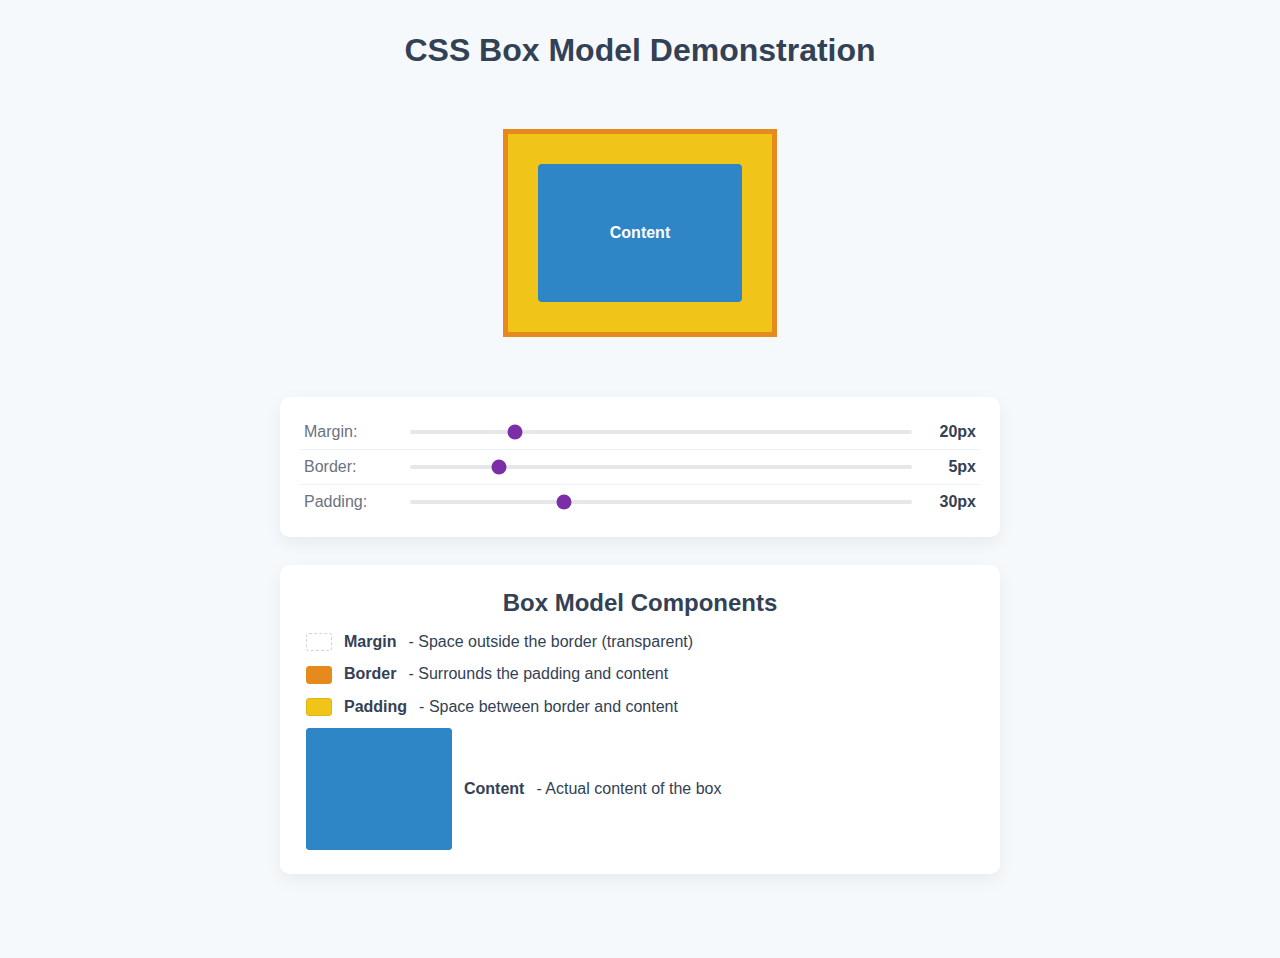
<file: 18.8.25/index.html>
<!DOCTYPE html>
<html lang="en">
<head>
  <meta charset="UTF-8" />
  <meta name="viewport" content="width=device-width, initial-scale=1" />
  <title>CSS Box Model Demonstration</title>
  <link rel="stylesheet" href="flex.css" />
</head>
<body>
  <main class="container">
    <h1>CSS Box Model Demonstration</h1>

    <!-- Demo area -->
    <section class="stage">
      <!-- Use the class your JS expects -->
      <div class="box-model-example" id="box">
        <div class="content">Content</div>
      </div>
    </section>

    <!-- Controls with the exact IDs your JS uses -->
    <section class="card controls" aria-label="Box Model Controls">
      <div class="control">
        <label for="margin">Margin:</label>
        <div class="slider-wrap">
          <input type="range" id="margin" min="0" max="100" step="1" value="20" />
          <span id="margin-value">20px</span>
        </div>
      </div>

      <div class="control">
        <label for="border">Border:</label>
        <div class="slider-wrap">
          <input type="range" id="border" min="0" max="30" step="1" value="5" />
          <span id="border-value">5px</span>
        </div>
      </div>

      <div class="control">
        <label for="padding">Padding:</label>
        <div class="slider-wrap">
          <input type="range" id="padding" min="0" max="100" step="1" value="30" />
          <span id="padding-value">30px</span>
        </div>
      </div>
    </section>

    <!-- Legend -->
    <section class="card legend">
      <h2>Box Model Components</h2>
      <ul>
        <li><span class="legend-swatch margin"></span><b>Margin</b> - Space outside the border (transparent)</li>
        <li><span class="legend-swatch border"></span><b>Border</b> - Surrounds the padding and content</li>
        <li><span class="legend-swatch padding"></span><b>Padding</b> - Space between border and content</li>
        <li><span class="legend-swatch content"></span><b>Content</b> - Actual content of the box</li>
      </ul>
    </section>
  </main>

  <script src="flex.js"></script>
</body>
</html>
</file>
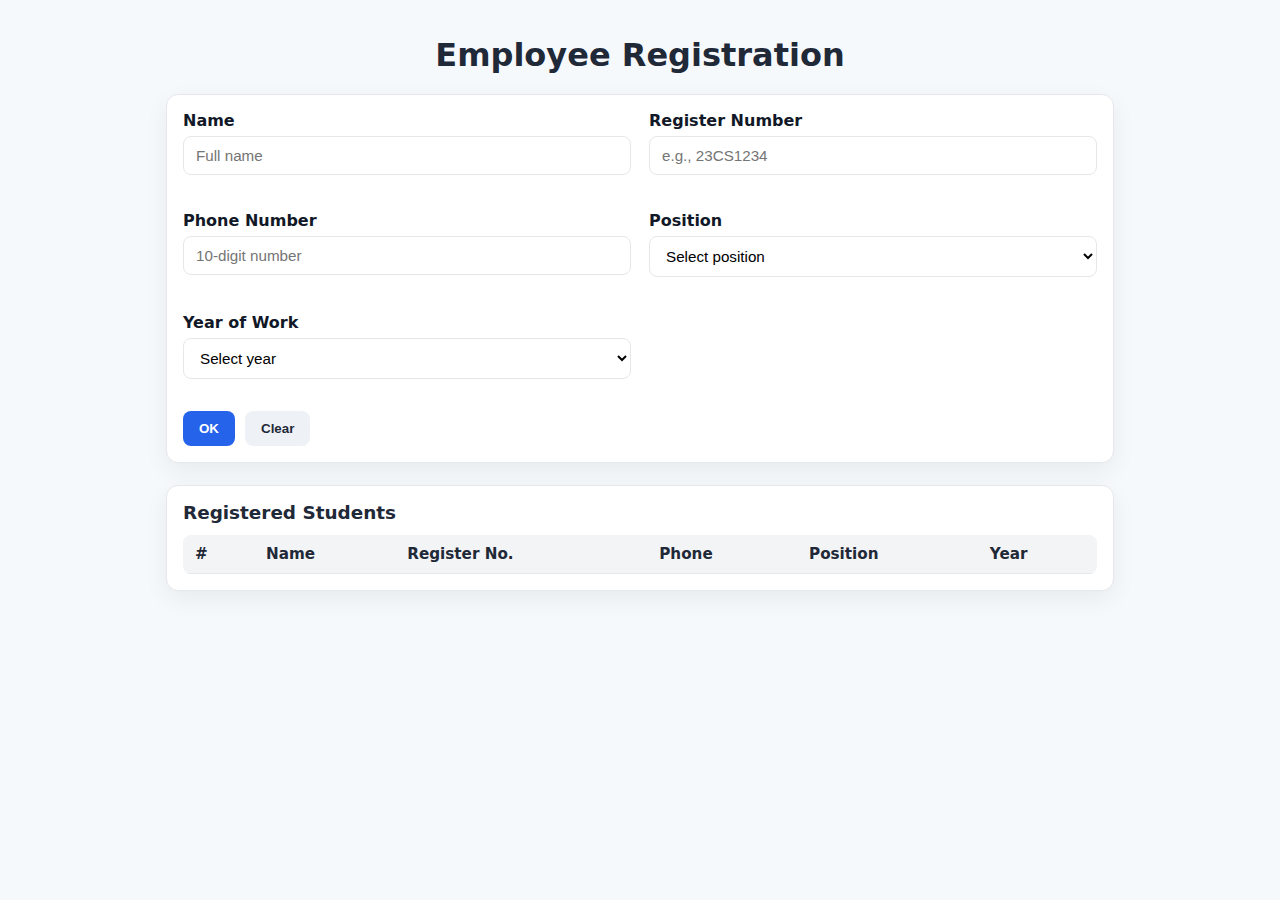
<file: index2.html>
<!DOCTYPE html>
<html lang="en">
<head>
  <meta charset="UTF-8" />
  <meta name="viewport" content="width=device-width, initial-scale=1" />
  <title>Employee Registration Table</title>
  <link rel="stylesheet" href="styles.css" />
</head>
<body>
  <main class="container">
    <h1>Employee Registration</h1>

    <!-- Input Form -->
    <form id="studentForm" class="card" novalidate>
      <div class="grid">
        <div class="field">
          <label for="name">Name</label>
          <input id="name" name="name" type="text" placeholder="Full name" required />
          <small class="error" data-for="name"></small>
        </div>

        <div class="field">
          <label for="regNo">Register Number</label>
          <input id="regNo" name="regNo" type="text" placeholder="e.g., 23CS1234" required />
          <small class="error" data-for="regNo"></small>
        </div>

        <div class="field">
          <label for="phone">Phone Number</label>
          <input id="phone" name="phone" type="tel" placeholder="10-digit number" required />
          <small class="error" data-for="phone"></small>
        </div>

        <div class="field">
          <label for="position">Position</label>
          <select id="position" name="position" required>
            <option value="">Select position</option>
            <option>Member</option>
            <option>Coordinator</option>
            <option>Secretary</option>
            <option>Treasurer</option>
            <option>President</option>
            <option>Vice President</option>
          </select>
          <small class="error" data-for="position"></small>
        </div>

        <div class="field">
          <label for="year">Year of Work</label>
          <select id="year" name="year" required>
            <option value="">Select year</option>
            <option>1st Year</option>
            <option>2nd Year</option>
            <option>3rd Year</option>
            <option>4th Year</option>
          </select>
          <small class="error" data-for="year"></small>
        </div>
      </div>

      <div class="actions">
        <button type="button" id="okBtn">OK</button>
        <button type="reset" class="secondary">Clear</button>
      </div>
    </form>

    <!-- Data Table -->
    <section class="card">
      <h2>Registered Students</h2>
      <div class="table-wrap">
        <table id="studentsTable">
          <thead>
            <tr>
              <th>#</th>
              <th>Name</th>
              <th>Register No.</th>
              <th>Phone</th>
              <th>Position</th>
              <th>Year</th>
            </tr>
          </thead>
          <tbody>
            <!-- Rows will be appended here after clicking OK -->
          </tbody>
        </table>
      </div>
    </section>
  </main>

  <script src="script.js"></script>
</body>
</html>
</file>
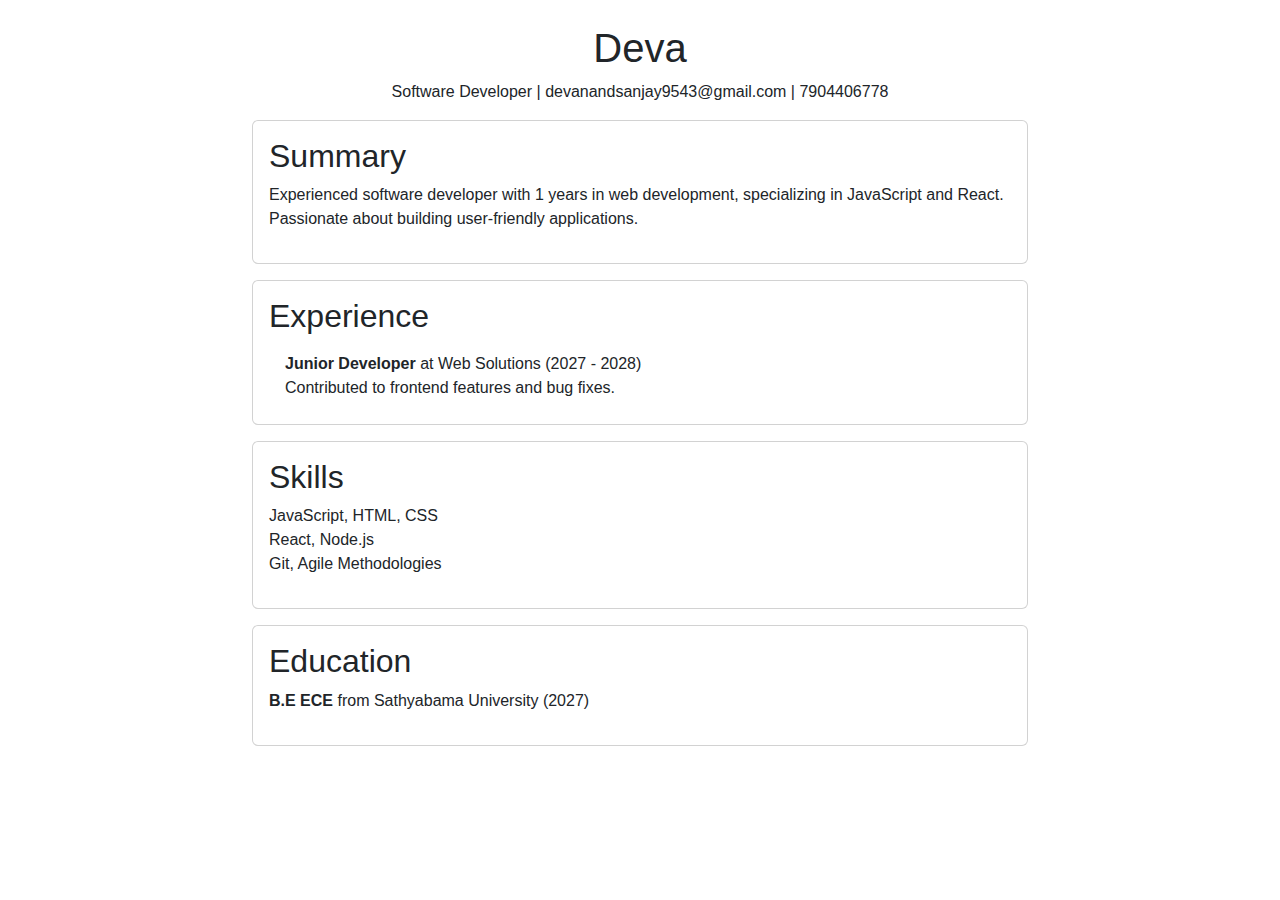
<file: index3.html>
<!DOCTYPE html>
<html lang="en">
<head>
    <meta charset="UTF-8">
    <meta name="viewport" content="width=device-width, initial-scale=1.0">
    <title>Resume - John Doe</title>
    <link href="https://cdn.jsdelivr.net/npm/bootstrap@5.3.3/dist/css/bootstrap.min.css" rel="stylesheet" integrity="sha384-QWTKZyjpPEjISv5WaRU9OFeRpok6YctnYmDr5pNlyT2bRjXh0JMhjY6hW+ALEwIH" crossorigin="anonymous">
    <style>
        body { font-family: Arial, sans-serif; }
        .container { max-width: 800px; }
    </style>
</head>
<body>
    <div class="container my-4">
        <h1 class="text-center">Deva</h1>
        <p class="text-center">Software Developer | devanandsanjay9543@gmail.com | 7904406778</p>
        
        <div class="card mb-3">
            <div class="card-body">
                <h2 class="card-title">Summary</h2>
                <p>Experienced software developer with 1 years in web development, specializing in JavaScript and React. Passionate about building user-friendly applications.</p>
            </div>
        </div>
        
        <div class="card mb-3">
            <div class="card-body">
                <h2 class="card-title">Experience</h2>
                <ul class="list-group list-group-flush">
                    
                    <li class="list-group-item"><strong>Junior Developer</strong> at Web Solutions (2027 - 2028)<br>Contributed to frontend features and bug fixes.</li>
                </ul>
            </div>
        </div>
        
        <div class="card mb-3">
            <div class="card-body">
                <h2 class="card-title">Skills</h2>
                <ul class="list-unstyled">
                    <li>JavaScript, HTML, CSS</li>
                    <li>React, Node.js</li>
                    <li>Git, Agile Methodologies</li>
                </ul>
            </div>
        </div>
        
        <div class="card mb-3">
            <div class="card-body">
                <h2 class="card-title">Education</h2>
                <p><strong>B.E ECE </strong> from Sathyabama University (2027)</p>
            </div>
        </div>
    </div>

    <script src="https://cdn.jsdelivr.net/npm/bootstrap@5.3.3/dist/js/bootstrap.bundle.min.js" integrity="sha384-YvpcrYf0tY3lHB60NNkmXc5s9fDVZLESaAA55NDzOxhy9GkcIdslK1eN7N6jIeHz" crossorigin="anonymous"></script>
</body>
</html>
</file>
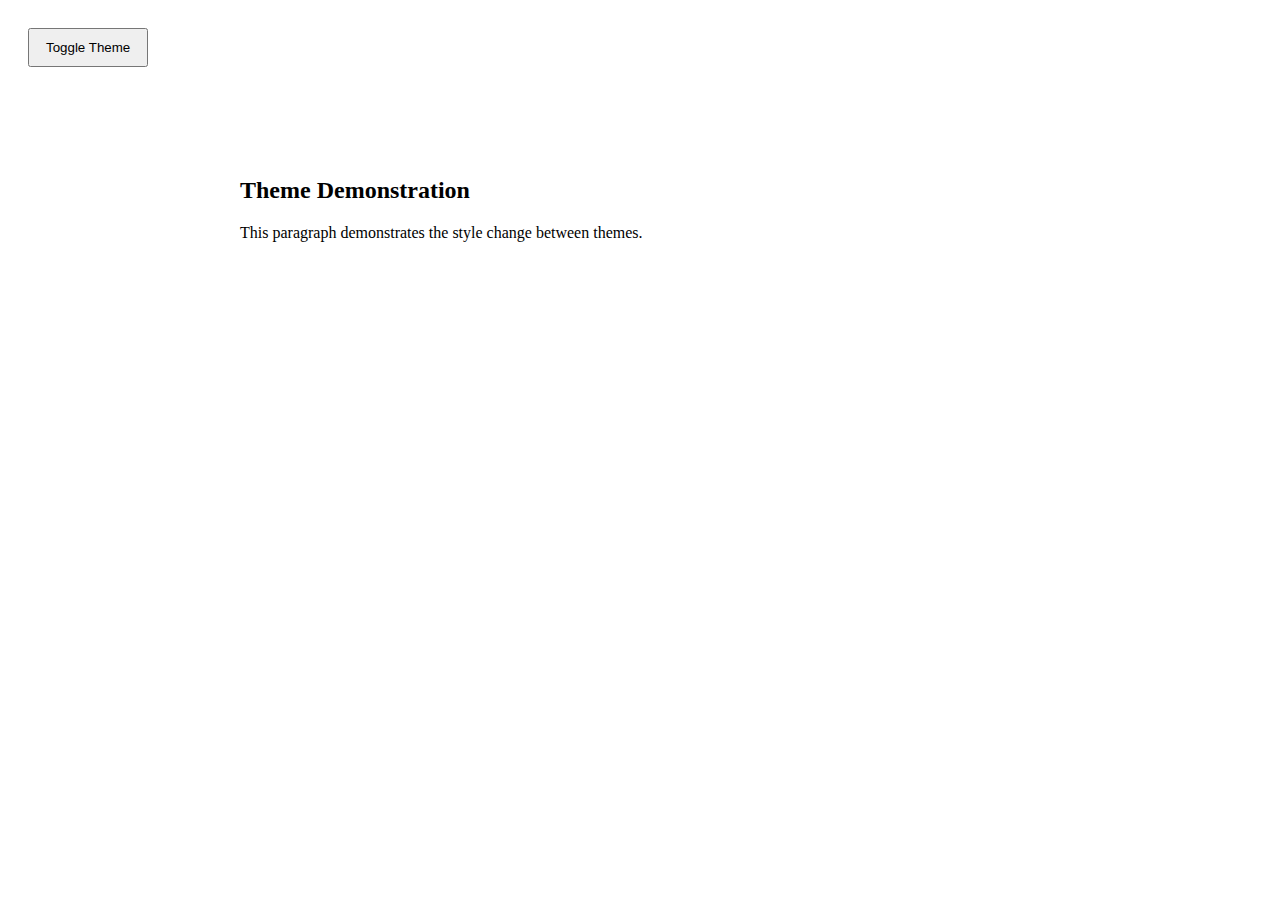
<file: 28.11.25/task-4.html>
<!DOCTYPE html>
<html>
<head>
    <meta charset="UTF-8">
    <meta name="viewport" content="width=device-width, initial-scale=1.0">
    <title>Theme Switcher Demo</title>

    <style>
        body {
            background-color: white; /* Light mode default */
            color: black;
            transition: background-color 0.3s ease, color 0.3s ease;
        }

        body.dark-theme {
            background-color: #282c34;
            color: #f2f2f2;
        }

        body.dark-theme .container {
            border: 2px solid #5C6773;
        }

        .container {
            max-width: 800px;
            margin: 50px auto;
            padding: 20px;
        }

        button {
            margin: 20px;
            padding: 10px 16px;
            cursor: pointer;
        }
    </style>

</head>
<body>

    <button id="themeToggle">Toggle Theme</button>

    <div class="container">
        <h2>Theme Demonstration</h2>
        <p>This paragraph demonstrates the style change between themes.</p>
    </div>

</body>
</html>
</file>
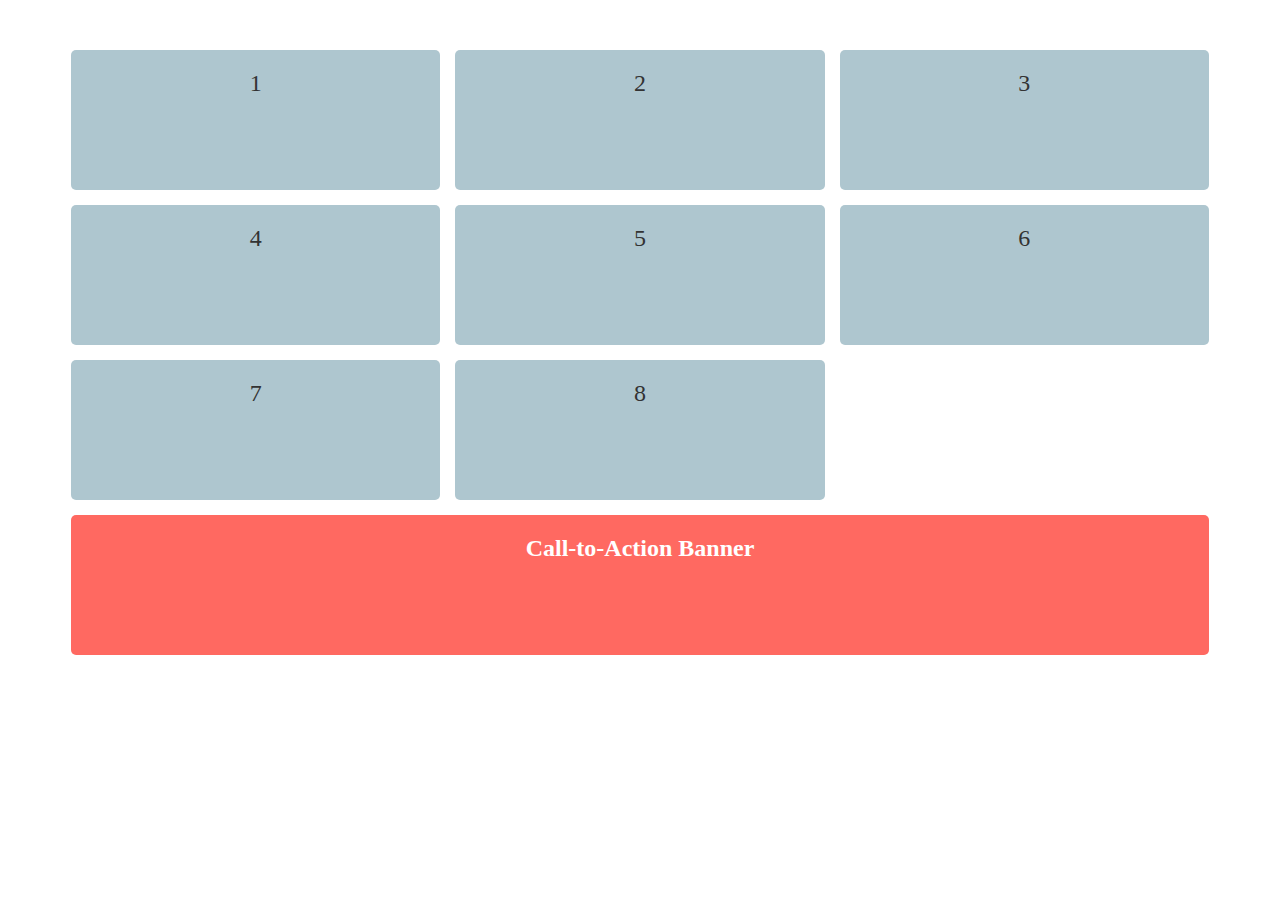
<file: 28.11.25/task1.html>
<!DOCTYPE html>
<html >
<head>
    <meta charset="UTF-8">
    <meta name="viewport" content="width=device-width, initial-scale=1.0">
    <title>CSS Grid Layout Demo</title>

    <style>
        .grid-container {
            display: grid;
            grid-template-columns: repeat(3, 1fr);
            grid-gap: 15px;
            width: 90%;
            margin: 50px auto;
        }

        .grid-item {
            background-color: #AEC6CF; /* Soft Blue */
            color: #333;
            padding: 20px;
            border-radius: 5px;
            min-height: 100px;
            text-align: center;
            font-size: 1.5em;
        }

        .span-item {
            background-color: #FF6961; /* Salmon Red for emphasis */
            grid-column: 1 / 4; /* Span full bottom row */
            font-weight: bold;
            color: white;
        }
    </style>

</head>
<body>

    <div class="grid-container">
        <div class="grid-item">1</div>
        <div class="grid-item">2</div>
        <div class="grid-item">3</div>
        <div class="grid-item">4</div>
        <div class="grid-item">5</div>
        <div class="grid-item">6</div>
        <div class="grid-item">7</div>
        <div class="grid-item">8</div>
        <div class="grid-item span-item">Call-to-Action Banner</div>
    </div>

</body>
</html>
</file>
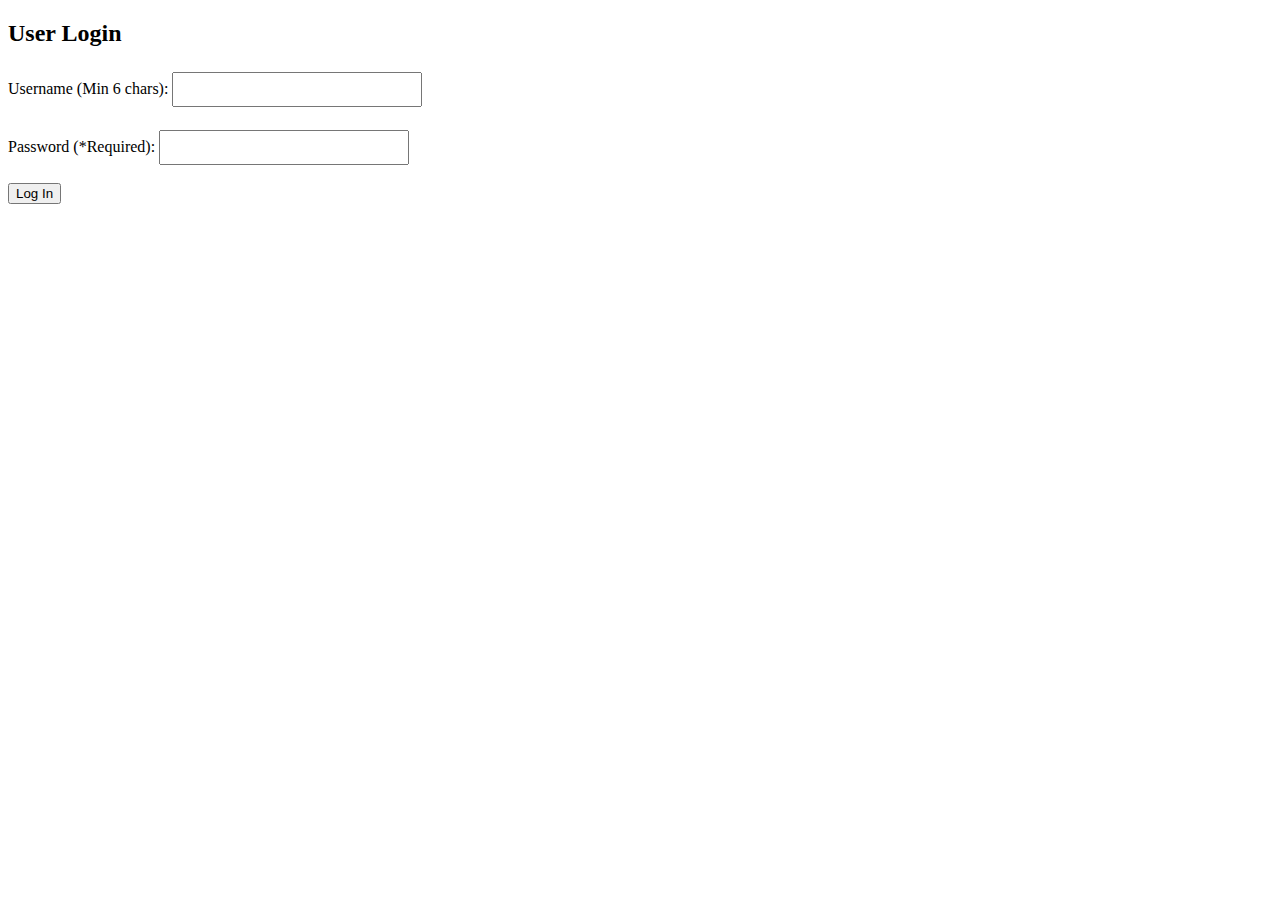
<file: 28.11.25/task2.html>
<!DOCTYPE html>
<html>
<head>
    <meta charset="UTF-8">
    <meta name="viewport" content="width=device-width, initial-scale=1.0">
    <title>HTML5 Validation Demo</title>

    <style>
        /* Basic Input Styling */
        input {
            padding: 8px;
            margin-top: 5px;
            width: 250px;
            box-sizing: border-box;
        }

        /* Styling for invalid fields that have been focused/changed */
        input:invalid:focus,
        input:invalid.valid {
            border: 1px solid #ccc; /* Default border color */
        }

        /* Red border for invalid touched fields */
        input:invalid:focus {
            border-color: #FF0000;
            box-shadow: 0 0 5px rgba(255, 0, 0, 0.5);
        }
    </style>

</head>
<body>

<form action="#" method="POST">
    <h2>User Login</h2>

    <label for="username">Username (Min 6 chars):</label>
    <input type="text" id="username" name="username" minlength="6" required><br><br>

    <label for="password">Password (*Required):</label>
    <input type="password" id="password" name="password" required><br><br>

    <button type="submit">Log In</button>
</form>

</body>
</html>
</file>
<file: 18.8.25/flex.css>
:root{
  --bg: #f6f9fc;
  --text: #334155;
  --muted: #6b7280;
  --accent: #7c2ea6;
  --border-color: #e68a1e;
  --padding-color: #f0c419;
  --content-color: #2f86c7;
  --shadow: 0 6px 18px rgba(0,0,0,0.06);
}

* { box-sizing: border-box; }

html, body {
  margin: 0;
  padding: 0;
  background: var(--bg);
  color: var(--text);
  font-family: Arial, Helvetica, sans-serif;
}

.container {
  max-width: 860px;
  margin: 0 auto;
  padding: 32px 20px 56px;
}

h1 {
  text-align: center;
  margin: 0 0 24px;
}

.stage {
  display: grid;
  place-items: center;
  margin-bottom: 24px;
  min-height: 280px;
}

/* The demo box uses the class your JS targets */
.box-model-example {
  /* Initial (JS updates these) */
  margin: 20px;
  border: 5px solid var(--border-color);
  padding: 30px;

  background: var(--padding-color);
  display: inline-flex;
  align-items: center;
  justify-content: center;
  transition: margin .25s ease, border-width .25s ease, padding .25s ease;
}

.content {
  background: var(--content-color);
  color: #fff;
  font-weight: bold;
  padding: 60px 72px;
  border-radius: 4px;
  text-align: center;
  user-select: none;
}

/* Card styles */
.card {
  background: #fff;
  border-radius: 10px;
  box-shadow: var(--shadow);
  padding: 18px 20px;
  margin: 18px auto 28px;
  width: min(92%, 720px);
}

/* Controls */
.controls .control{
  display: flex;
  align-items: center;
  gap: 14px;
  padding: 8px 4px;
}
.controls .control + .control{
  border-top: 1px solid #eef2f7;
}
.controls label{
  width: 90px;
  text-align: left;
  color: var(--muted);
}
.slider-wrap{
  flex: 1;
  display: flex;
  align-items: center;
  gap: 14px;
}
input[type="range"]{
  flex: 1;
  height: 4px;
  appearance: none;
  background: #e5e7eb;
  border-radius: 999px;
  outline: none;
  accent-color: var(--accent);
}
#margin-value, #border-value, #padding-value{
  min-width: 48px;
  text-align: right;
  font-weight: 700;
  color: var(--text);
}

/* Legend */
.legend h2{
  text-align: center;
  margin: 6px 0 14px;
}
.legend ul{
  list-style: none;
  margin: 0;
  padding: 0 6px 6px;
  display: grid;
  gap: 10px;
}
.legend li{
  display: flex;
  align-items: center;
  gap: 12px;
  line-height: 1.4;
}
.legend-swatch{
  width: 26px;
  height: 18px;
  border-radius: 3px;
  border: 1.5px solid #cbd5e1;
}
.legend-swatch.margin{ background: #ffffff; border-style: dashed; }
.legend-swatch.border{ background: var(--border-color); border-color: var(--border-color); }
.legend-swatch.padding{ background: var(--padding-color); border-color: #e3b512; }
.legend-swatch.content{ background: var(--content-color); border-color: var(--content-color); }

@media (max-width: 520px){
  .content{ padding: 42px 50px; }
}
</file>
<file: styles.css>
:root{
  --bg:#f6f9fc;
  --card:#ffffff;
  --text:#1f2937;
  --muted:#6b7280;
  --accent:#2563eb;
  --accent-2:#1e40af;
  --border:#e5e7eb;
  --shadow:0 8px 24px rgba(0,0,0,0.06);
}

*{ box-sizing:border-box; }

html,body{
  margin:0;
  padding:0;
  background:var(--bg);
  color:var(--text);
  font-family:system-ui,-apple-system,Segoe UI,Roboto,Arial,Helvetica,sans-serif;
}

.container{
  max-width:980px;
  margin:0 auto;
  padding:28px 16px 48px;
}

h1{ text-align:center; margin:8px 0 20px; }
h2{ margin:0 0 12px; font-size:1.15rem; }

.card{
  background:var(--card);
  border:1px solid var(--border);
  border-radius:12px;
  box-shadow:var(--shadow);
  padding:16px;
  margin:14px 0 22px;
}

.grid{
  display:grid;
  grid-template-columns: repeat(2, minmax(240px, 1fr));
  gap:14px 18px;
}

.field{
  display:flex;
  flex-direction:column;
  gap:6px;
}

label{ font-weight:600; color:#111827; }

input, select{
  padding:10px 12px;
  border:1px solid var(--border);
  border-radius:8px;
  outline:none;
  font-size:0.95rem;
  background:#fff;
}

input:focus, select:focus{
  border-color:var(--accent);
  box-shadow:0 0 0 3px rgba(37,99,235,0.15);
}

.error{
  min-height:16px;
  color:#b91c1c;
  font-size:0.82rem;
}

.actions{
  margin-top:10px;
  display:flex;
  gap:10px;
}

button{
  padding:10px 16px;
  border:none;
  border-radius:8px;
  font-weight:600;
  cursor:pointer;
  background:var(--accent);
  color:#fff;
}
button:hover{ background:var(--accent-2); }

button.secondary{
  background:#eef2f7;
  color:#1f2937;
}
button.secondary:hover{
  background:#e5e7eb;
}

.table-wrap{
  overflow:auto;
  border-radius:8px;
}

table{
  width:100%;
  border-collapse:collapse;
  min-width:720px;
  font-size:0.95rem;
}

thead th{
  text-align:left;
  background:#f3f4f6;
  border-bottom:1px solid var(--border);
  padding:10px 12px;
}

tbody td{
  padding:10px 12px;
  border-bottom:1px solid var(--border);
}

tbody tr:hover{
  background:#fafafa;
}

@media (max-width:640px){
  .grid{ grid-template-columns: 1fr; }
}
</file>
